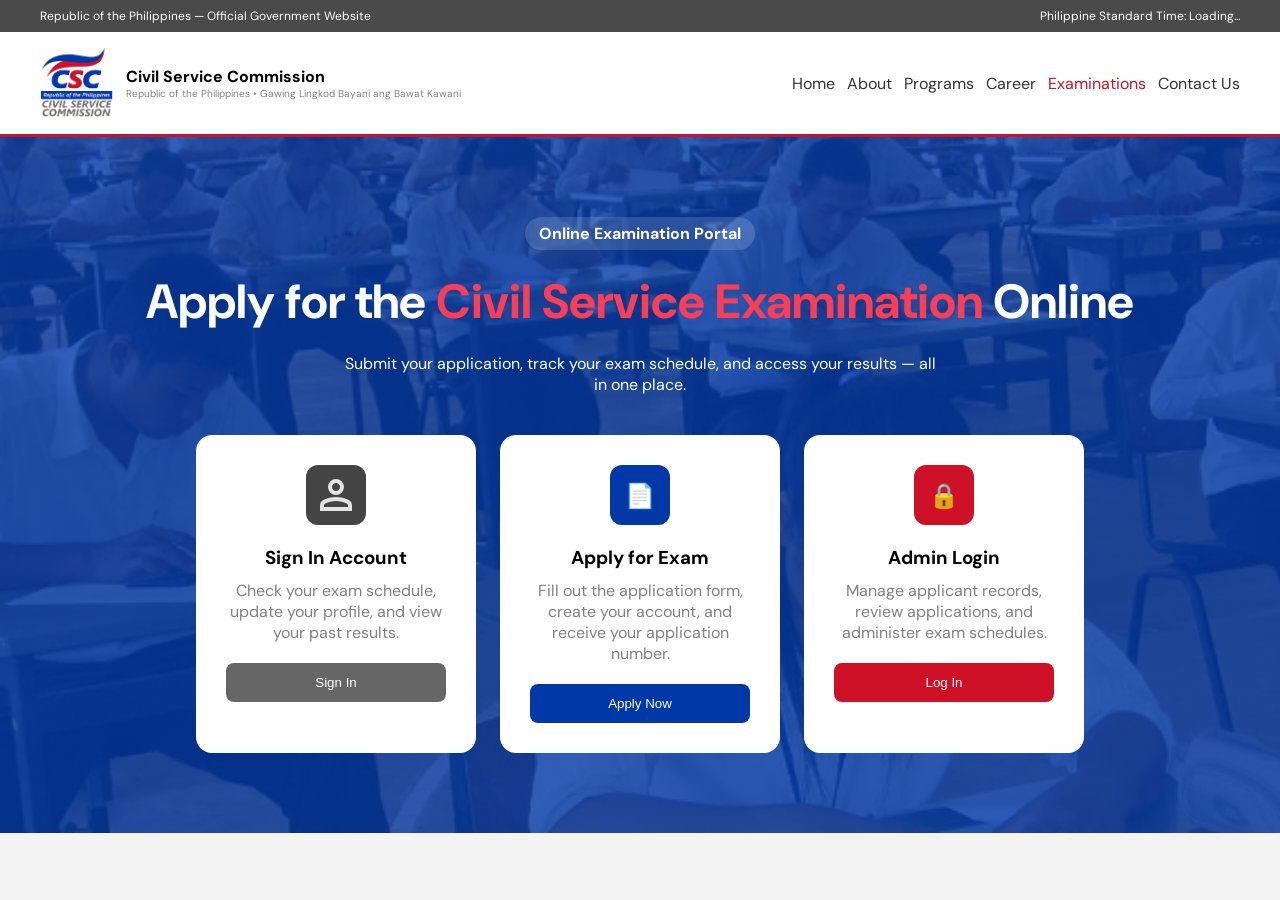
<file: CSCwebsite/index.html>
<!DOCTYPE html>
<html lang="en">
<head>
    <meta charset="UTF-8">
    <meta name="viewport" content="width=device-width, initial-scale=1.0">
    <title>CSC Online Examination Application</title>

    <link rel="stylesheet" href="css/style.css">

    <link href="https://fonts.googleapis.com/css2?family=Playfair+Display:wght@600;700&family=DM+Sans:wght@300;400;500;600&display=swap" rel="stylesheet">
</head>
<body>

    <!-- TOP BAR -->
    <div class="topbar">
        <span>Republic of the Philippines — Official Government Website</span>
        <span id="phTime">Philippine Standard Time: Loading...</span>
    </div>

    <!-- NAVIGATION -->
    <nav>
        <div class="nav-brand">

            <div class="csc-logo-box">
                <img src="images/csclogo.png" alt="CSC Logo">
            </div>

            <div class="brand-text">
                <h1>Civil Service Commission</h1>
                <p>Republic of the Philippines • Gawing Lingkod Bayani ang Bawat Kawani</p>
            </div>

        </div>

        <div class="nav-links">
            <a href="#">Home</a>
            <a href="#">About</a>
            <a href="#">Programs</a>
            <a href="#">Career</a>
            <a href="#" class="active">Examinations</a>
            <a href="#">Contact Us</a>
        </div>
    </nav>

    <!-- HERO -->
    <section class="hero">

        <div class="hero-badge">
            <b>Online Examination Portal</b>
        </div>

        <h2>
            Apply for the
            <span><b>Civil Service Examination</b></span>
            Online
        </h2>

        <p>
            Submit your application, track your exam schedule,
            and access your results — all in one place.
        </p>

        <div class="cards-row">

            <div class="card">
                <div class="card-icon navy">
                    <img src="images/usericon.svg" alt="Sign In Icon">
                </div>
                <h3>Sign In Account</h3>

                <p>
                    Check your exam schedule,
                    update your profile,
                    and view your past results.
                </p>

                <button class="card-btn primary">
                    Sign In
                </button>
            </div>

            <div class="card">
                <div class="card-icon blue">📄</div>

                <h3>Apply for Exam</h3>

                <p>
                    Fill out the application form,
                    create your account,
                    and receive your application number.
                </p>

                <button class="card-btn gold"
                        onclick="window.location.href='applicant/examdetails.html'">
                    Apply Now
                </button>
            </div>

            <div class="card">
                <div class="card-icon red">🔒</div>

                <h3>Admin Login</h3>

                <p>
                    Manage applicant records,
                    review applications,
                    and administer exam schedules.
                </p>

                <button class="card-btn outline">
                    Log In
                </button>
            </div>

        </div>

    </section>

    <script src="js/app.js"></script>

</body>
</html>
</file>
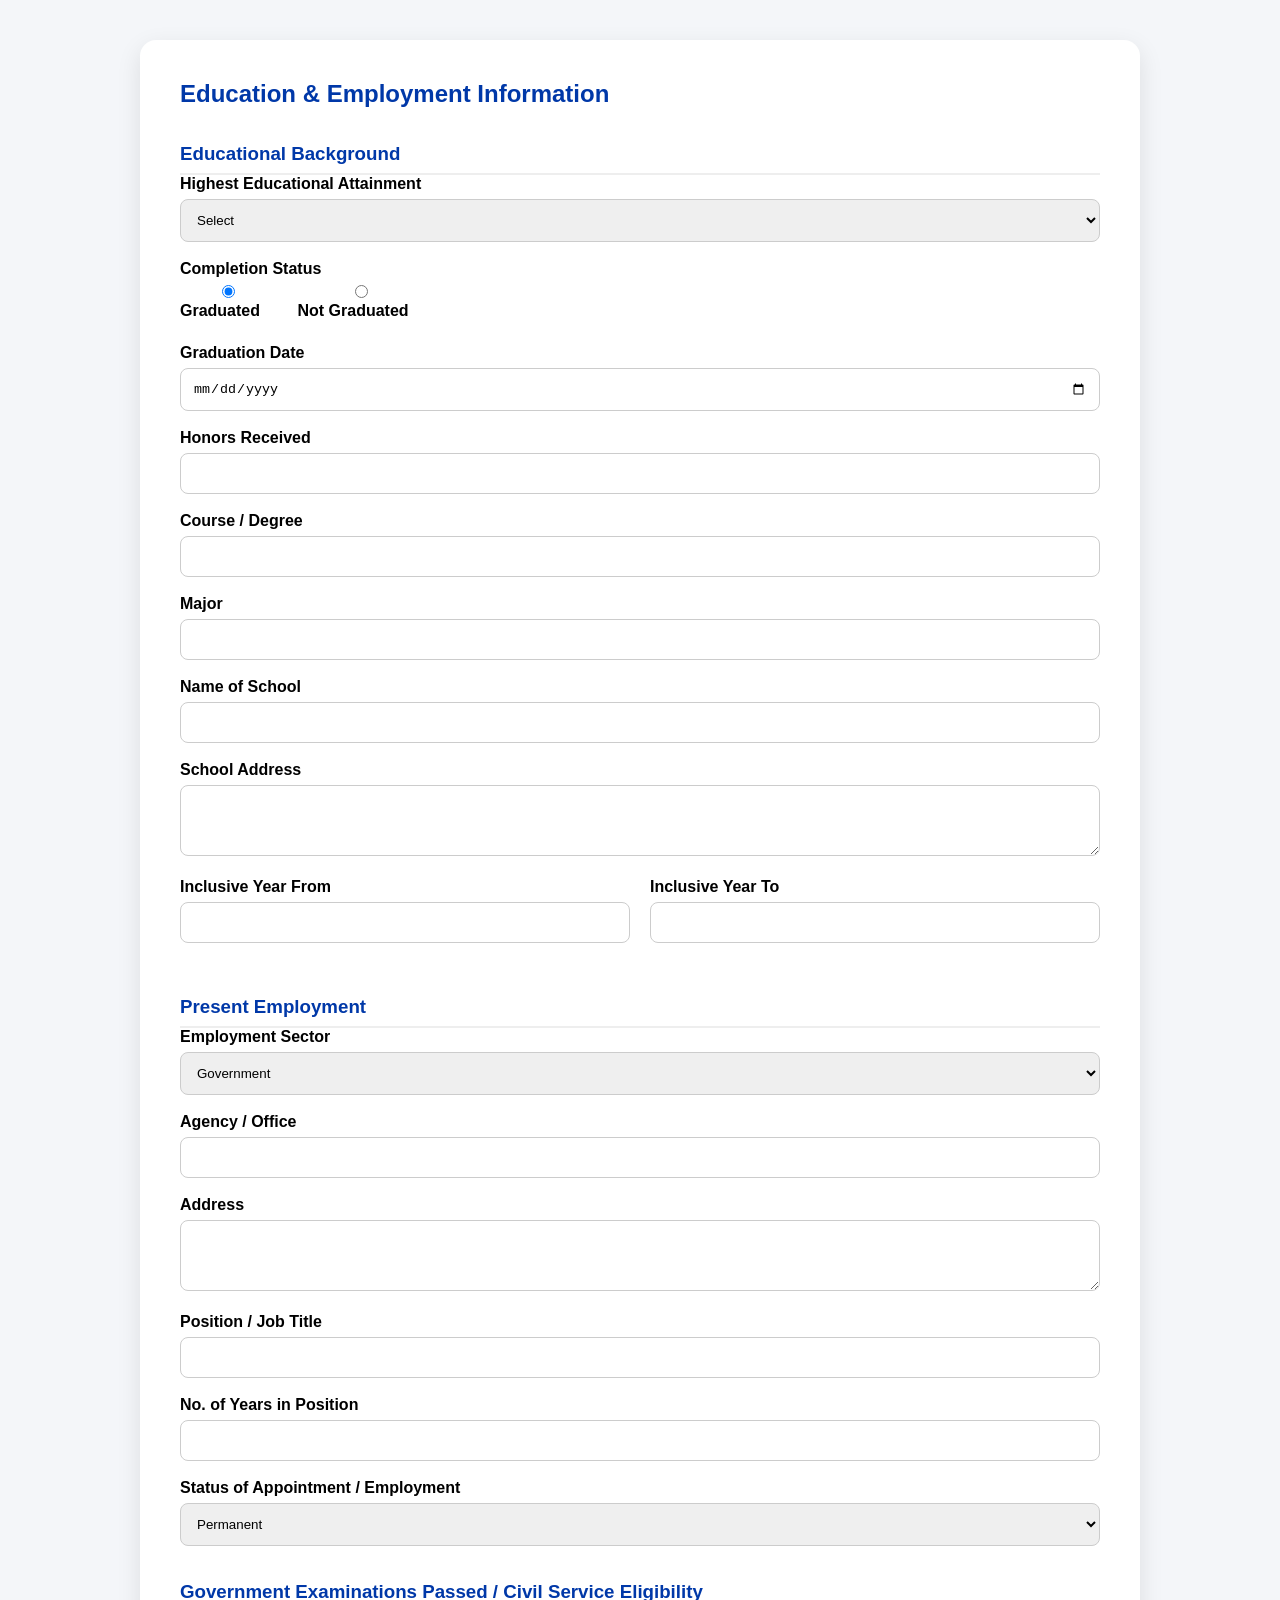
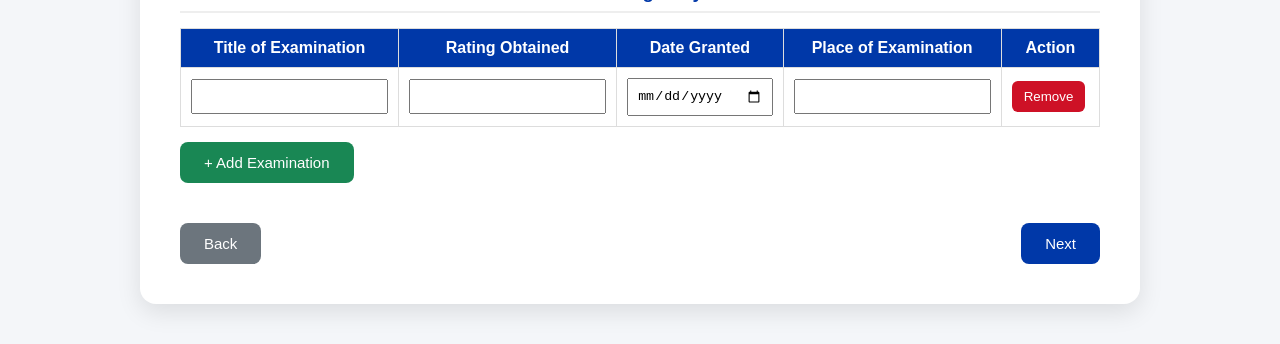
<file: CSCwebsite/applicant/educwork.html>
<!DOCTYPE html>
<html lang="en">
<head>
<meta charset="UTF-8">
<meta name="viewport" content="width=device-width, initial-scale=1.0">
<title>Education & Employment Information</title>

<link rel="stylesheet" href="../css/style.css">

<style>

body{
    background:#f4f6f9;
    font-family:Arial,sans-serif;
    margin:0;
    padding:40px 20px;
}

.form-container{
    max-width:1000px;
    margin:auto;
    background:white;
    padding:40px;
    border-radius:16px;
    box-shadow:0 8px 25px rgba(0,0,0,.1);
}

h2{
    color:#0038A8;
    margin-bottom:30px;
}

h3{
    margin-top:35px;
    color:#0038A8;
    border-bottom:2px solid #eee;
    padding-bottom:8px;
}

.form-group{
    margin-bottom:18px;
}

.form-group label{
    display:block;
    margin-bottom:6px;
    font-weight:600;
}

.form-group input,
.form-group select,
.form-group textarea{
    width:100%;
    padding:12px;
    border:1px solid #ccc;
    border-radius:8px;
    box-sizing:border-box;
}

.form-row{
    display:grid;
    grid-template-columns:1fr 1fr;
    gap:20px;
}

.radio-group{
    display:flex;
    gap:20px;
}

.button-row{
    display:flex;
    justify-content:space-between;
    margin-top:40px;
}

.btn{
    padding:12px 24px;
    border:none;
    border-radius:8px;
    cursor:pointer;
    color:white;
    font-size:15px;
}

.btn-back{
    background:#6c757d;
}

.btn-next{
    background:#0038A8;
}

.btn-add{
    background:#198754;
    margin-top:15px;
}

.hidden{
    display:none;
}

table{
    width:100%;
    border-collapse:collapse;
    margin-top:15px;
}

table th,
table td{
    border:1px solid #ddd;
    padding:10px;
}

table th{
    background:#0038A8;
    color:white;
}

table input{
    width:100%;
    padding:8px;
}

.remove-btn{
    background:#CE1126;
    color:white;
    border:none;
    padding:8px 12px;
    border-radius:6px;
    cursor:pointer;
}

</style>
</head>

<body>

<form class="form-container" id="educWorkForm">

<h2>Education & Employment Information</h2>

<h3>Educational Background</h3>

<div class="form-group">
    <label>Highest Educational Attainment</label>
    <select id="educationLevel" required>
        <option value="">Select</option>
        <option>High School</option>
        <option>Technical / Vocational</option>
        <option>College</option>
        <option>Postgraduate</option>
    </select>
</div>

<div class="form-group">
    <label>Completion Status</label>

    <div class="radio-group">

        <label>
            <input type="radio"
                   name="completion"
                   id="graduated"
                   checked>
            Graduated
        </label>

        <label>
            <input type="radio"
                   name="completion"
                   id="notGraduated">
            Not Graduated
        </label>

    </div>
</div>

<div id="graduatedSection">

    <div class="form-group">
        <label>Graduation Date</label>
        <input type="date" id="graduationDate">
    </div>

    <div class="form-group">
        <label>Honors Received</label>
        <input type="text" id="honorsReceived">
    </div>

</div>

<div id="notGraduatedSection" class="hidden">

    <div class="form-group">
        <label>Highest Year / Level / Units Earned</label>
        <input type="text" id="highestUnits">
    </div>

</div>

<div class="form-group">
    <label>Course / Degree</label>
    <input type="text" id="courseDegree">
</div>

<div class="form-group">
    <label>Major</label>
    <input type="text" id="major">
</div>

<div class="form-group">
    <label>Name of School</label>
    <input type="text" id="schoolName">
</div>

<div class="form-group">
    <label>School Address</label>
    <textarea rows="3" id="schoolAddress"></textarea>
</div>

<div class="form-row">

    <div class="form-group">
        <label>Inclusive Year From</label>
        <input type="number" id="yearFrom">
    </div>

    <div class="form-group">
        <label>Inclusive Year To</label>
        <input type="number" id="yearTo">
    </div>

</div>

<h3>Present Employment</h3>

<div class="form-group">
    <label>Employment Sector</label>

    <select id="employmentSector">

        <option>Government</option>
        <option>Private</option>
        <option>NGO</option>
        <option>Self-employed</option>
        <option>Unemployed</option>

    </select>
</div>

<div id="employmentFields">

    <div class="form-group">
        <label>Agency / Office</label>
        <input type="text" id="agencyOffice">
    </div>

    <div class="form-group">
        <label>Address</label>
        <textarea rows="3" id="employmentAddress"></textarea>
    </div>

    <div class="form-group">
        <label>Position / Job Title</label>
        <input type="text" id="jobTitle">
    </div>

    <div class="form-group">
        <label>No. of Years in Position</label>
        <input type="number" id="yearsInPosition">
    </div>

    <div class="form-group">
        <label>Status of Appointment / Employment</label>

        <select id="employmentStatus">
            <option>Permanent</option>
            <option>Temporary</option>
            <option>Contractual</option>
            <option>Casual</option>
            <option>Job Order</option>
            <option>Coterminous</option>
        </select>
    </div>

</div>

<h3>Government Examinations Passed / Civil Service Eligibility</h3>

<table id="examTable">

<thead>
<tr>
    <th>Title of Examination</th>
    <th>Rating Obtained</th>
    <th>Date Granted</th>
    <th>Place of Examination</th>
    <th>Action</th>
</tr>
</thead>

<tbody>

<tr>

<td><input type="text"></td>
<td><input type="text"></td>
<td><input type="date"></td>
<td><input type="text"></td>

<td>
<button type="button"
        class="remove-btn"
        onclick="removeRow(this)">
Remove
</button>
</td>

</tr>

</tbody>

</table>

<button type="button"
        class="btn btn-add"
        onclick="addExamRow()">
+ Add Examination
</button>

<div class="button-row">

<button
type="button"
class="btn btn-back"
onclick="window.location.href='personalinfo.html'">
Back
</button>

<button
type="submit"
class="btn btn-next">
Next
</button>

</div>

</form>

<script>

const graduated =
document.getElementById("graduated");

const notGraduated =
document.getElementById("notGraduated");

const graduatedSection =
document.getElementById("graduatedSection");

const notGraduatedSection =
document.getElementById("notGraduatedSection");

graduated.addEventListener("change",()=>{

    graduatedSection.classList.remove("hidden");
    notGraduatedSection.classList.add("hidden");

});

notGraduated.addEventListener("change",()=>{

    graduatedSection.classList.add("hidden");
    notGraduatedSection.classList.remove("hidden");

});

const employmentSector =
document.getElementById("employmentSector");

const employmentFields =
document.getElementById("employmentFields");

employmentSector.addEventListener("change",()=>{

    if(employmentSector.value==="Unemployed"){
        employmentFields.style.display="none";
    }
    else{
        employmentFields.style.display="block";
    }

});

function addExamRow(){

    const table =
    document.querySelector("#examTable tbody");

    const row =
    document.createElement("tr");

    row.innerHTML = `
        <td><input type="text"></td>
        <td><input type="text"></td>
        <td><input type="date"></td>
        <td><input type="text"></td>
        <td>
            <button type="button"
                    class="remove-btn"
                    onclick="removeRow(this)">
                Remove
            </button>
        </td>
    `;

    table.appendChild(row);
}

function removeRow(button){

    const rows =
        document.querySelectorAll("#examTable tbody tr");

    if(rows.length === 1){
        alert("At least one examination row must remain.");
        return;
    }

    button.parentElement.parentElement.remove();

}

document
.getElementById("educWorkForm")
.addEventListener("submit", function(e){

    e.preventDefault();

    localStorage.setItem(
        "education_level",
        document.getElementById("educationLevel").value
    );

    localStorage.setItem(
        "completion_status",
        graduated.checked
            ? "Graduated"
            : "Not Graduated"
    );

    localStorage.setItem(
        "graduation_date",
        document.getElementById("graduationDate").value
    );

    localStorage.setItem(
        "honors_received",
        document.getElementById("honorsReceived").value
    );

    localStorage.setItem(
        "highest_units",
        document.getElementById("highestUnits").value
    );

    localStorage.setItem(
        "course_degree",
        document.getElementById("courseDegree").value
    );

    localStorage.setItem(
        "major",
        document.getElementById("major").value
    );

    localStorage.setItem(
        "school_name",
        document.getElementById("schoolName").value
    );

    localStorage.setItem(
        "school_address",
        document.getElementById("schoolAddress").value
    );

    localStorage.setItem(
        "year_from",
        document.getElementById("yearFrom").value
    );

    localStorage.setItem(
        "year_to",
        document.getElementById("yearTo").value
    );

    localStorage.setItem(
        "employment_sector",
        document.getElementById("employmentSector").value
    );

    localStorage.setItem(
        "agency_office",
        document.getElementById("agencyOffice").value
    );

    localStorage.setItem(
        "employment_address",
        document.getElementById("employmentAddress").value
    );

    localStorage.setItem(
        "job_title",
        document.getElementById("jobTitle").value
    );

    localStorage.setItem(
        "years_in_position",
        document.getElementById("yearsInPosition").value
    );

    localStorage.setItem(
        "employment_status",
        document.getElementById("employmentStatus").value
    );

    const exams = [];

    document
        .querySelectorAll("#examTable tbody tr")
        .forEach(row => {

            const inputs =
                row.querySelectorAll("input");

            exams.push({
                title: inputs[0].value,
                rating: inputs[1].value,
                dateGranted: inputs[2].value,
                place: inputs[3].value
            });

        });

    localStorage.setItem(
        "passed_exams",
        JSON.stringify(exams)
    );

    window.location.href = "review.html";

});

</script>

</body>
</html>
</file>
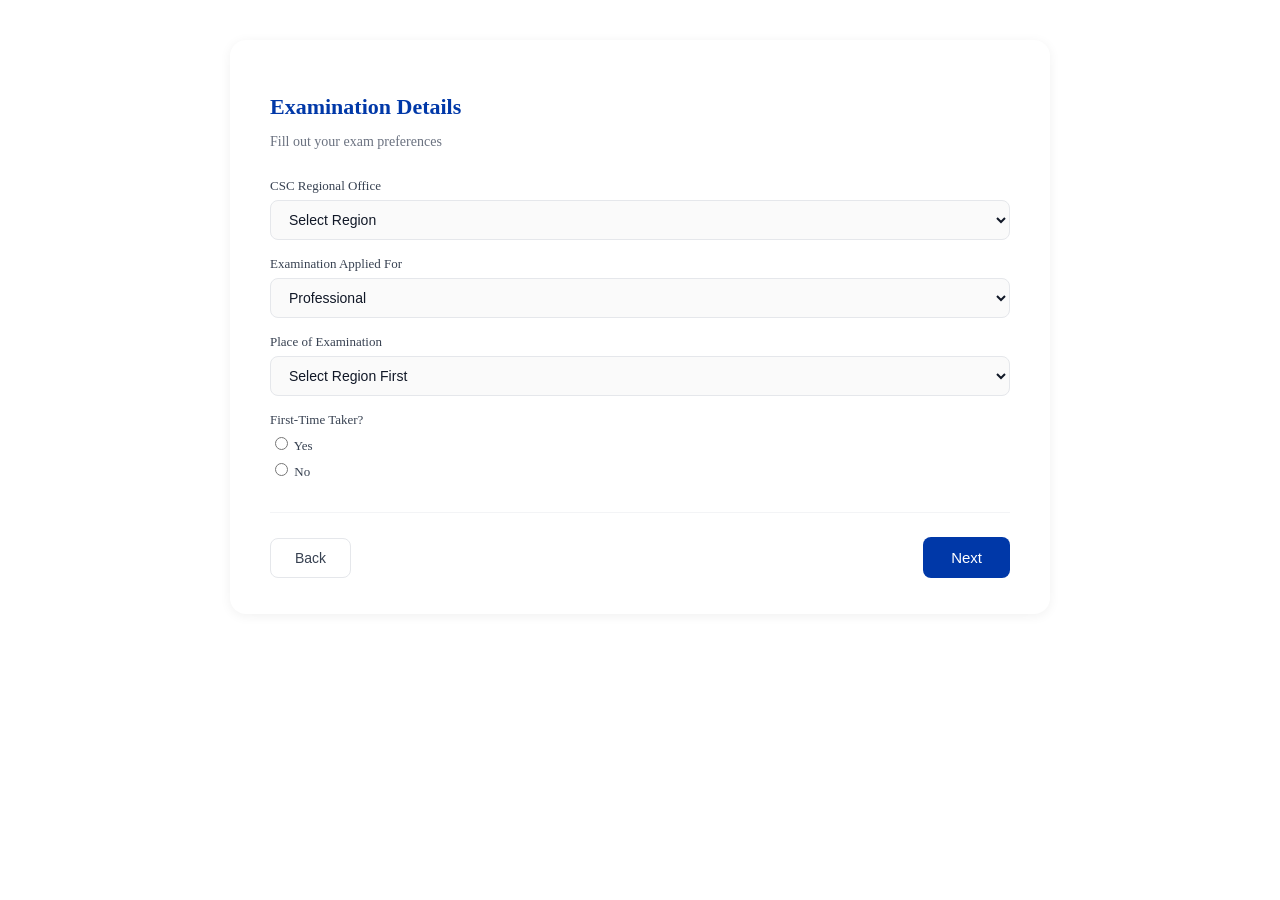
<file: CSCwebsite/applicant/examdetails.html>
<!DOCTYPE html>
<html lang="en">
<head>
    <meta charset="UTF-8">
    <title>Examination Details</title>

    <link rel="stylesheet" href="../css/form.css">
</head>

<body>

<div class="form-page">

    <div class="form-card">

        <h2>Examination Details</h2>
        <p class="form-subtitle">Fill out your exam preferences</p>

        <div class="form-group">
            <label>CSC Regional Office</label>
            <select id="region">
                <option value="">Select Region</option>
                <option value="NCR">NCR</option>
                <option value="CAR">CAR</option>
                <option value="Region I">Region I</option>
                <option value="Region II">Region II</option>
                <option value="Region III">Region III</option>
                <option value="Region IV-A / IV-B">Region IV-A / IV-B</option>
                <option value="Region V">Region V</option>
                <option value="Region VI">Region VI</option>
                <option value="Region VII">Region VII</option>
                <option value="Region VIII">Region VIII</option>
                <option value="Region IX">Region IX</option>
                <option value="Region X">Region X</option>
                <option value="Region XI">Region XI</option>
                <option value="Region XII">Region XII</option>
                <option value="Caraga">Caraga</option>
                <option value="BARMM">BARMM</option>
            </select>
        </div>

        <div class="form-group">
                <label>Examination Applied For</label>
                <select id="examType">
                <option>Professional</option>
                <option>Subprofessional</option>
            </select>
        </div>

        <div class="form-group">
            <label>Place of Examination</label>
            <select id="examPlace">
                <option value="">Select Region First</option>
            </select>
        </div>

        <div class="form-group">
            <label>First-Time Taker?</label>

            <label><input type="radio" id="firstTimeYes" name="taker"> Yes</label>
            <label><input type="radio" id="firstTimeNo" name="taker"> No</label>
        </div>

        <div class="form-group" id="lastExam" style="display:none;">
            <label>Date of Last Examination Taken</label>
            <input type="date" id="lastExamDate">
        </div>

        <div class="form-actions">
            <a class="btn-back" href="../index.html">Back</a>

            <button
                type="button"
                class="btn-next"
                id="nextBtn"
                onclick="window.location.href='personalinfo.html'">
                Next
            </button>
        </div>

    </div>

</div>

<script>
const examCenters = {
    "NCR": ["Quezon City","Makati City","Pasay City","Taguig City","Manila","Caloocan City"],
    "CAR": ["Baguio City","La Trinidad","Bangued","Tabuk City","Bontoc","Lamut"],
    "Region I": ["San Fernando City","Vigan City","Candon City","Laoag City","Urdaneta City","Lingayen"],
    "Region II": ["Tuguegarao City","Cauayan City","Bayombong","Diffun"],
    "Region III": ["City of San Fernando","Malolos City","Cabanatuan City","Balanga City","Baler","Tarlac City"],
    "Region IV-A / IV-B": ["Imus City","Sta. Cruz","Batangas City","Morong","Lucena City","Puerto Princesa City"],
    "Region V": ["Legazpi City","Daet","Naga City","Pili","Sorsogon City","Virac"],
    "Region VI": ["Iloilo City","Bacolod City","Roxas City","Kalibo","San Jose","Jordan"],
    "Region VII": ["Cebu City","Lapu-Lapu City","Dumaguete City","Bayawan City","Tagbilaran City","Larena"],
    "Region VIII": ["Tacloban City","Maasin City","Catbalogan City","Borongan City","Catarman","Naval"],
    "Region IX": ["Zamboanga City","Pagadian City","Dipolog City"],
    "Region X": ["Cagayan de Oro City","Iligan City","Valencia City","Mambajao"],
    "Region XI": ["Davao City","Digos City","Tagum City","Mati City","Nabunturan"],
    "Region XII": ["Koronadal City","General Santos City","Kidapawan City","Tacurong City"],
    "Caraga": ["Butuan City","Cabadbaran City","Surigao City","Tandag City"],
    "BARMM": ["Cotabato City","Jolo","Bongao"]
};

/* ---------------------------
   ELEMENTS
---------------------------- */
const region = document.getElementById("region");
const examType = document.getElementById("examType");
const examPlace = document.getElementById("examPlace");

const firstYes = document.getElementById("firstTimeYes");
const firstNo = document.getElementById("firstTimeNo");
const lastExam = document.getElementById("lastExam");
const lastExamDate = document.getElementById("lastExamDate");

const nextBtn = document.getElementById("nextBtn");

/* ---------------------------
   REGION → CITY DROPDOWN
---------------------------- */
region.addEventListener("change", function () {

    examPlace.innerHTML =
        '<option value="">Select Place of Examination</option>';

    if (!this.value) return;

    examCenters[this.value].forEach(city => {
        const opt = document.createElement("option");
        opt.value = city;
        opt.textContent = city;
        examPlace.appendChild(opt);
    });
});

/* ---------------------------
   FIRST TIME TOGGLER
---------------------------- */
firstYes.addEventListener("change", () => {
    lastExam.style.display = "none";
    lastExamDate.value = "";
});

firstNo.addEventListener("change", () => {
    lastExam.style.display = "block";
});

/* ---------------------------
   NEXT BUTTON + SAVE DATA
---------------------------- */
nextBtn.addEventListener("click", () => {

    const firstTaker =
        document.querySelector('input[name="taker"]:checked');

    const examData = {
        region: region.value,
        examType: examType.value,
        examPlace: examPlace.value,
        firstTaker: firstTaker ? firstTaker.value : "",
        lastExamDate: lastExamDate.value
    };

    localStorage.setItem("examData", JSON.stringify(examData));

    window.location.href = "personalinfo.html";
});
</script>

</body>
</html>
</file>
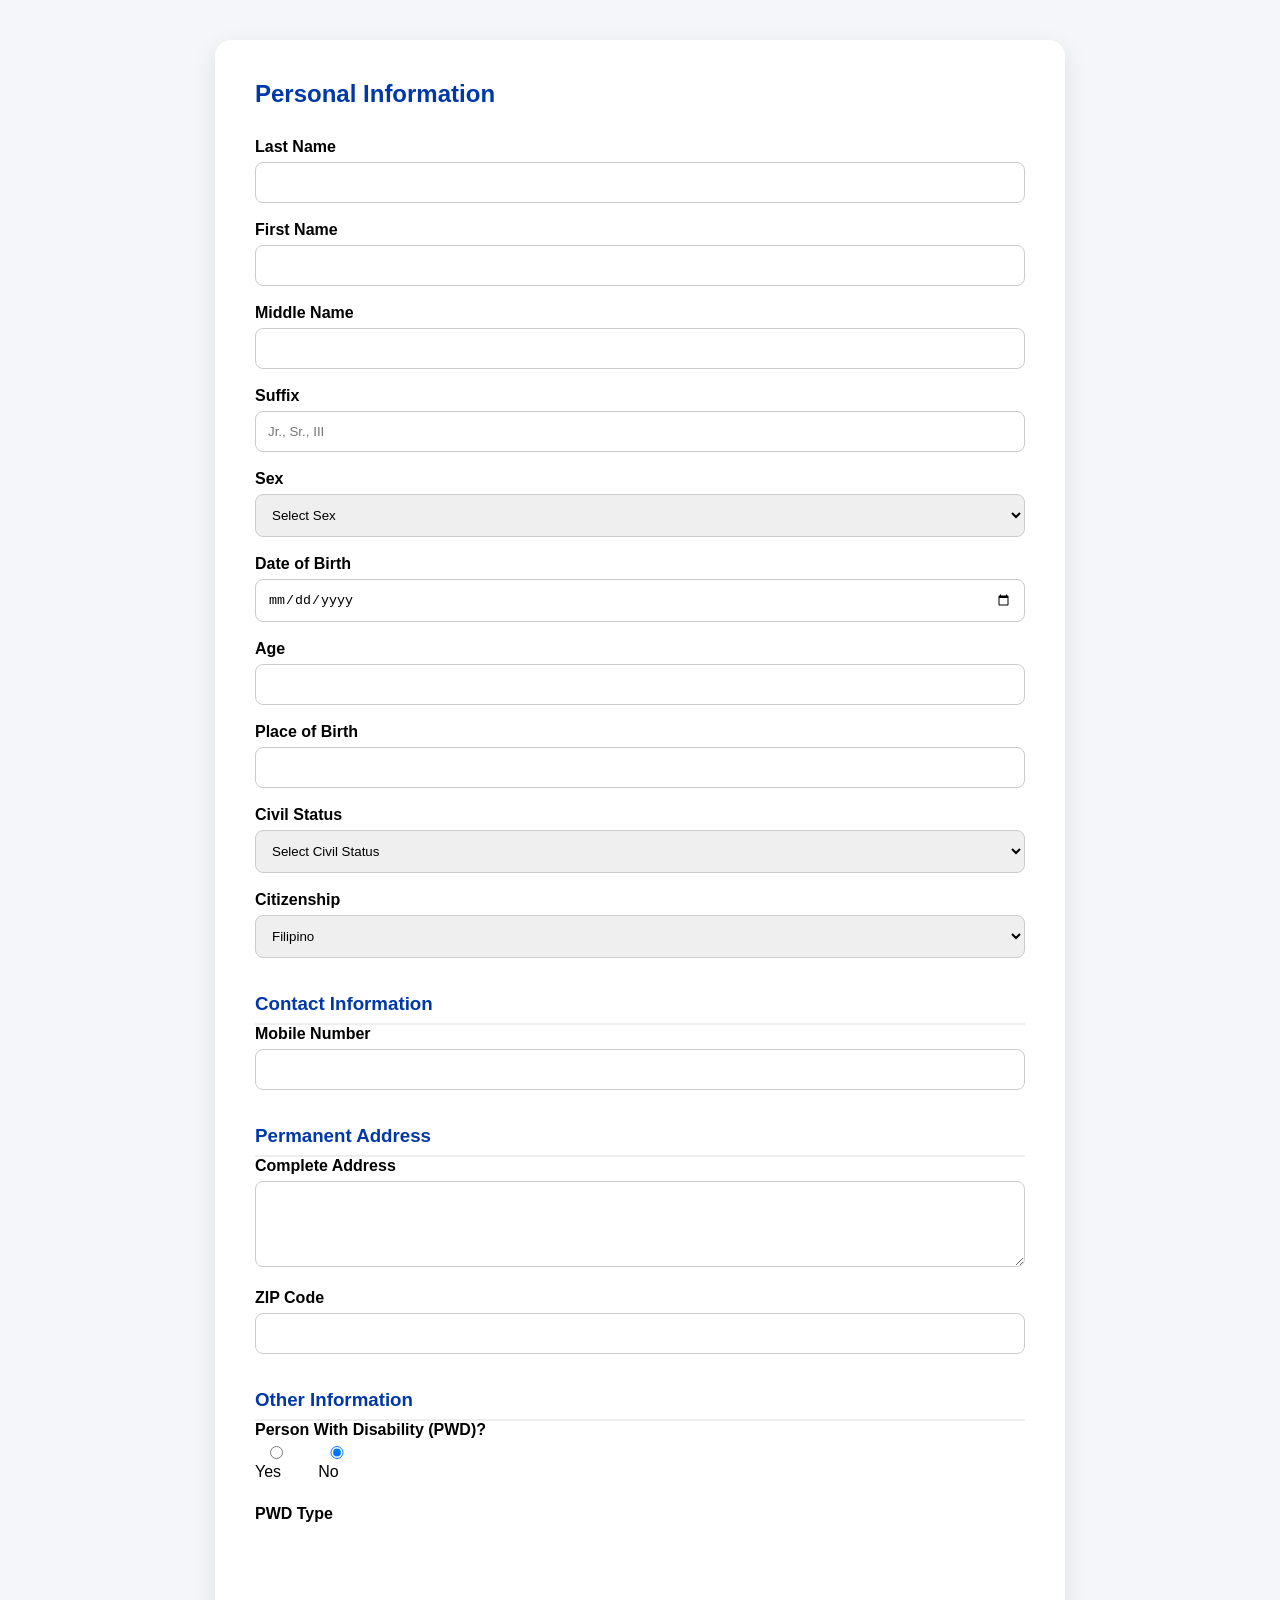
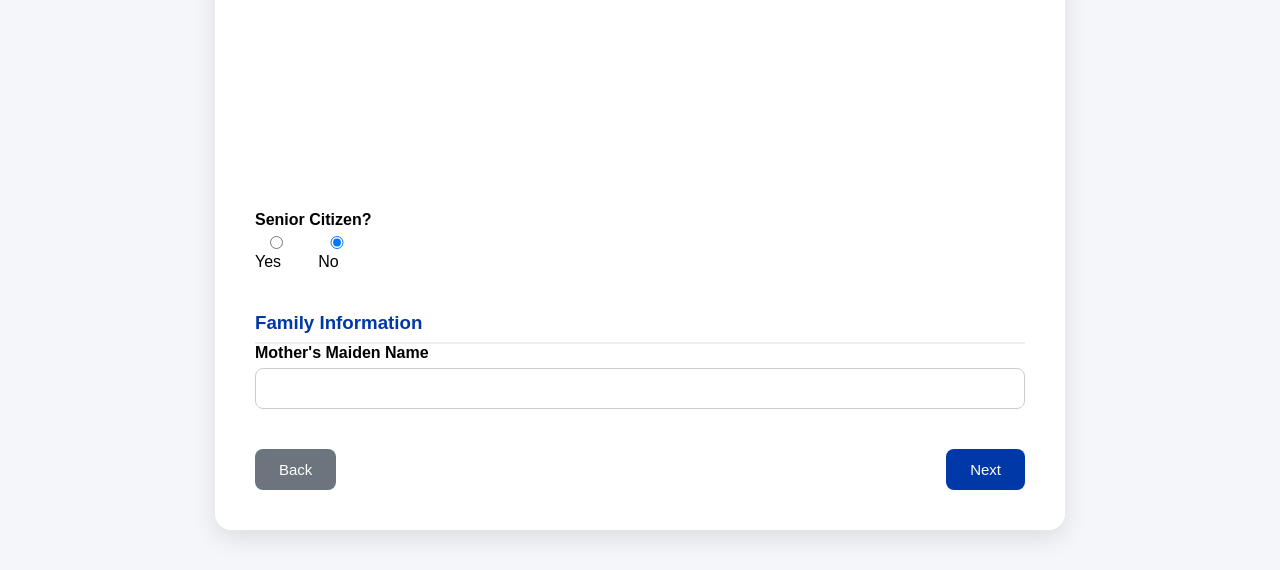
<file: CSCwebsite/applicant/personalinfo.html>
<!DOCTYPE html>
<html lang="en">
<head>
    <meta charset="UTF-8">
    <meta name="viewport" content="width=device-width, initial-scale=1.0">
    <title>Personal Information</title>

    <link rel="stylesheet" href="../css/style.css">

    <style>

        body{
            background:#f4f6f9;
            font-family:Arial, sans-serif;
            margin:0;
            padding:40px 20px;
        }

        .form-container{
            max-width:850px;
            margin:auto;
            background:white;
            padding:40px;
            border-radius:16px;
            box-shadow:0 8px 25px rgba(0,0,0,.1);
        }

        h2{
            color:#0038A8;
            margin-bottom:30px;
        }

        h3{
            margin-top:35px;
            color:#0038A8;
            border-bottom:2px solid #eee;
            padding-bottom:8px;
        }

        .form-group{
            margin-bottom:18px;
        }

        .form-group label{
            display:block;
            margin-bottom:6px;
            font-weight:600;
        }
        

.otherPwd{
    margin-top:8px;
}

        .form-group input,
        .form-group select,
        .form-group textarea{
            width:100%;
            padding:12px;
            border:1px solid #ccc;
            border-radius:8px;
            box-sizing:border-box;
        }

        .radio-group{
            display:flex;
            gap:20px;
            margin-top:5px;
        }

        .radio-group label{
            font-weight:normal;
        }

        .button-row{
            display:flex;
            justify-content:space-between;
            margin-top:40px;
        }

        .btn{
            padding:12px 24px;
            border:none;
            border-radius:8px;
            cursor:pointer;
            color:white;
            font-size:15px;
        }

        #pwdSection label{
        display:block;
        margin-bottom:8px;
        font-weight:normal;
        }

        #pwdSection input[type="checkbox"]{
        width:auto;
        margin-right:8px;
        }

        .btn-back{
            background:#6c757d;
        }

        .btn-next{
            background:#0038A8;
        }

    </style>
</head>
<body>

<form class="form-container" id="personalInfoForm">

    <h2>Personal Information</h2>

    <div class="form-group">
        <label>Last Name</label>
        <input type="text" id="lastName" required>
    </div>

    <div class="form-group">
        <label>First Name</label>
        <input type="text" id="firstName" required>
    </div>

    <div class="form-group">
        <label>Middle Name</label>
        <input type="text" id="middleName">
    </div>

    <div class="form-group">
        <label>Suffix</label>
        <input type="text" id="suffix" placeholder="Jr., Sr., III">
    </div>

    <div class="form-group">
        <label>Sex</label>
        <select id="sex" required>
            <option value="">Select Sex</option>
            <option>Male</option>
            <option>Female</option>
        </select>
    </div>

    <div class="form-group">
        <label>Date of Birth</label>
        <input type="date" id="birthDate" required>
    </div>

    <div class="form-group">
        <label>Age</label>
        <input type="number" id="age" readonly>
    </div>

    <div class="form-group">
        <label>Place of Birth</label>
        <input type="text" id="placeOfBirth" required>
    </div>

    <div class="form-group">
        <label>Civil Status</label>
        <select id="civilStatus" required>
            <option value="">Select Civil Status</option>
            <option>Single</option>
            <option>Married</option>
            <option>Widowed</option>
            <option>Separated</option>
        </select>
    </div>

    <div class="form-group">
        <label>Citizenship</label>
        <select id="citizenship">
            <option>Filipino</option>
            <option>Dual Citizen</option>
            <option>Other</option>
        </select>
    </div>

    <h3>Contact Information</h3>

    <div class="form-group">
        <label>Mobile Number</label>
        <input type="tel" id="mobileNumber" required>
    </div>

    <h3>Permanent Address</h3>

    <div class="form-group">
        <label>Complete Address</label>
        <textarea id="address" rows="4" required></textarea>
    </div>

    <div class="form-group">
        <label>ZIP Code</label>
        <input type="text" id="zipCode" required>
    </div>

    <h3>Other Information</h3>

    <div class="form-group">
        <label>Person With Disability (PWD)?</label>

        <div class="radio-group">
            <label>
                <input type="radio" name="pwd" id="pwdYes" value="Yes">
                Yes
            </label>

            <label>
                <input type="radio" name="pwd" id="pwdNo" value="No" checked>
                No
            </label>
        </div>
    </div>

    <div class="form-group">
    <label>PWD Type</label>

    <div id="pwdSection" style="opacity:.5; pointer-events:none;">

        <label>
            <input type="checkbox" class="pwd-checkbox" value="Orthopedic Disability">
            Orthopedic Disability
        </label>

        <label>
            <input type="checkbox" class="pwd-checkbox" value="Visual Disability">
            Visual Disability
        </label>

        <label>
            <input type="checkbox" class="pwd-checkbox" value="Hearing Disability">
            Hearing Disability
        </label>

        <label>
            <input type="checkbox" class="pwd-checkbox" value="Speech Impairment">
            Speech Impairment
        </label>

        




        <br><br>

        <div id="otherPwdContainer">

            <label>Other Disability Type</label>

            <input
                type="text"
                class="otherPwd"
                placeholder="Specify disability">

        </div>

        <br>

        <button
            type="button"
            id="addOtherPwd"
            style="
                background:#0038A8;
                color:white;
                border:none;
                padding:8px 14px;
                border-radius:6px;
                cursor:pointer;">
            + Add Another Other Type
        </button>

    </div>

    </div>

    <div class="form-group">
        <label>Senior Citizen?</label>

        <div class="radio-group">
            <label>
                <input type="radio" name="senior" value="yes">
                Yes
            </label>

            <label>
                <input type="radio" name="senior" value="no" checked>
                No
            </label>
        </div>
    </div>

    <h3>Family Information</h3>

    <div class="form-group">
        <label>Mother's Maiden Name</label>
        <input type="text" id="motherMaidenName" required>
    </div>

    <div class="button-row">

        <button
            type="button"
            class="btn btn-back"
            onclick="history.back()">
            Back
        </button>

        <button
            type="submit"
            class="btn btn-next">
            Next
        </button>

    </div>

</form>

<script>

const birthDate = document.getElementById("birthDate");
const age = document.getElementById("age");

birthDate.addEventListener("change", () => {

    const dob = new Date(birthDate.value);
    const today = new Date();

    let years =
        today.getFullYear() -
        dob.getFullYear();

    const monthDiff =
        today.getMonth() -
        dob.getMonth();

    if (
        monthDiff < 0 ||
        (
            monthDiff === 0 &&
            today.getDate() < dob.getDate()
        )
    ){
        years--;
    }

    age.value = years;
});

const pwdYes =
    document.getElementById("pwdYes");

const pwdNo =
    document.getElementById("pwdNo");

const pwdSection =
    document.getElementById("pwdSection");

pwdYes.addEventListener("change", () => {

    pwdSection.style.opacity = "1";
    pwdSection.style.pointerEvents = "auto";

});

pwdNo.addEventListener("change", () => {

    pwdSection.style.opacity = ".5";
    pwdSection.style.pointerEvents = "none";

    document
        .querySelectorAll(".pwd-checkbox")
        .forEach(cb => cb.checked = false);

    document
        .querySelectorAll(".otherPwd")
        .forEach((box, index) => {

            if(index === 0){
                box.value = "";
            }else{
                box.remove();
            }

        });
    

});

const addOtherPwd =
    document.getElementById("addOtherPwd");

const otherPwdContainer =
    document.getElementById("otherPwdContainer");

addOtherPwd.addEventListener("click", () => {

    const input =
        document.createElement("input");

    input.type = "text";
    input.className = "otherPwd";
    input.placeholder = "Specify disability";

    otherPwdContainer.appendChild(input);

});

document
.getElementById("personalInfoForm")
.addEventListener("submit", function(e){

    e.preventDefault();

    localStorage.setItem(
        "last_name",
        document.getElementById("lastName").value
    );

    localStorage.setItem(
        "first_name",
        document.getElementById("firstName").value
    );

    localStorage.setItem(
        "middle_name",
        document.getElementById("middleName").value
    );

    localStorage.setItem(
        "suffix",
        document.getElementById("suffix").value
    );

    localStorage.setItem(
        "sex",
        document.getElementById("sex").value
    );

    localStorage.setItem(
        "birth_date",
        document.getElementById("birthDate").value
    );

    localStorage.setItem(
        "age",
        document.getElementById("age").value
    );

    localStorage.setItem(
        "place_of_birth",
        document.getElementById("placeOfBirth").value
    );

    localStorage.setItem(
        "civil_status",
        document.getElementById("civilStatus").value
    );

    localStorage.setItem(
        "citizenship",
        document.getElementById("citizenship").value
    );

    localStorage.setItem(
        "mobile_number",
        document.getElementById("mobileNumber").value
    );

    localStorage.setItem(
        "address",
        document.getElementById("address").value
    );

    localStorage.setItem(
        "zip_code",
        document.getElementById("zipCode").value
    );

    localStorage.setItem(
        "mother_maiden_name",
        document.getElementById("motherMaidenName").value
    );

    localStorage.setItem(
        "pwd",
        pwdYes.checked ? "Yes" : "No"
    );

    localStorage.setItem(
        "senior_citizen",
        document.querySelector('input[name="senior"]:checked').value
    );

    const pwdTypes = [];

    document
        .querySelectorAll(".pwd-checkbox:checked")
        .forEach(cb => {
            pwdTypes.push(cb.value);
        });

    document
        .querySelectorAll(".otherPwd")
        .forEach(box => {

            if(box.value.trim() !== ""){
                pwdTypes.push(box.value.trim());
            }

        });

    localStorage.setItem(
        "pwd_types",
        JSON.stringify(pwdTypes)
    );

    window.location.href = "educwork.html";

});

</script>

</body>
</html>
</file>
<file: CSCwebsite/css/style.css>
:root{
    --blue:#0038A8;
    --red:#CE1126;
    --white:#FFFFFF;
    --gray:#6B7280;
    --off-white:#F4F4F4;
    --navy:#333333;
}

*{
    margin:0;
    padding:0;
    box-sizing:border-box;
}

body{
    font-family:'DM Sans',sans-serif;
    background:var(--off-white);
}

/* TOP BAR */

.topbar{
    background:#4a4a4a;
    color:white;
    padding:8px 40px;
    display:flex;
    justify-content:space-between;
    font-size:12px;
}

/* NAVBAR */

nav{
    background:white;
    padding:16px 40px;
    display:flex;
    justify-content:space-between;
    align-items:center;
    border-bottom:3px solid var(--red);
}

.nav-brand{
    display:flex;
    align-items:center;
    gap:12px;
}

.csc-logo-box {
    display: flex;
    align-items: center;
    justify-content: center;
}

.csc-logo-box img {
    height: 70px;
    width: auto;
}

.logo-flag{
    display:flex;
    gap:2px;
}

.flag-stripe{
    width:8px;
    height:10px;
}

.blue{
    background:#0038A8;
}

.red{
    background:#CE1126;
}

.white{
    background:white;
    border:1px solid #ddd;
}

.logo-text-csc{
    color:#0038A8;
    font-weight:bold;
}

.brand-text h1{
    font-size:16px;
}

.brand-text p{
    font-size:10px;
    color:gray;
}

.nav-links{
    display:flex;
    gap:12px;
}

.nav-links a{
    text-decoration:none;
    color:#333;
}

.nav-links .active{
    color:var(--red);
}

/* HERO */

.hero {
    position: relative;
    overflow: hidden;
    color: white;
    padding: 80px 40px 100px;

    background-image:
        linear-gradient(
            rgba(0,56,168,0.80),
            rgba(0,56,168,0.80)
        ),
        url("../images/bg.png");

    background-size: cover;
    background-position: center;
    background-repeat: no-repeat;

    color:white;
    text-align:center;
    padding:80px 40px;
}

.hero-badge{
    display:inline-block;
    padding:6px 14px;
    border-radius:20px;
    background:rgba(255,255,255,0.15);
    margin-bottom:20px;
}

.hero h2{
    font-size:48px;
    margin-bottom:20px;
}

.hero h2 span{
    color:#fc3d53;
}

.hero p{
    max-width:600px;
    margin:auto;
    margin-bottom:40px;
}

/* CARDS */

.cards-row{
    display:flex;
    justify-content:center;
    gap:24px;
    flex-wrap:wrap;
}

.card{
    background:white;
    color:black;
    width:280px;
    padding:30px;
    border-radius:16px;
}

.card-icon{
    width:60px;
    height:60px;
    margin:auto;
    border-radius:12px;
    display:flex;
    align-items:center;
    justify-content:center;
    color:white;
    font-size:24px;
}

.card-icon img{
    width:48px;
    height:48px;
    object-fit:contain;
}

.card-icon.navy{
    background:#444;
}

.card-icon.blue{
    background:#0038A8;
}

.card-icon.red{
    background:#CE1126;
}

.card h3{
    margin:20px 0 10px;
}

.card p{
    color:gray;
    margin-bottom:20px;
}

.card-btn{
    width:100%;
    border:none;
    padding:12px;
    border-radius:8px;
    cursor:pointer;
    color:white;
}

.primary{
    background:#666;
}

.gold{
    background:#0038A8;
}

.outline{
    background:#CE1126;
}
</file>
<file: CSCwebsite/css/form.css>
/* ============================================
   FORM PAGES — shared styles for all steps
   ============================================ */

.form-page {
    max-width: 820px;
    margin: 40px auto;
    padding: 0 20px 60px;
}

/* Progress Bar */
.progress-bar {
    display: flex;
    align-items: center;
    justify-content: center;
    margin-bottom: 32px;
    gap: 0;
}

.progress-step {
    display: flex;
    flex-direction: column;
    align-items: center;
    gap: 6px;
}

.progress-step span {
    font-size: 12px;
    color: #9ca3af;
    white-space: nowrap;
}

.progress-step.active span {
    color: #0038A8;
    font-weight: 600;
}

.progress-step.done span {
    color: #16a34a;
}

.step-circle {
    width: 36px;
    height: 36px;
    border-radius: 50%;
    background: #e5e7eb;
    color: #9ca3af;
    display: flex;
    align-items: center;
    justify-content: center;
    font-weight: 600;
    font-size: 14px;
}

.progress-step.active .step-circle {
    background: #0038A8;
    color: white;
}

.progress-step.done .step-circle {
    background: #16a34a;
    color: white;
}

.progress-line {
    width: 80px;
    height: 3px;
    background: #e5e7eb;
    margin: 0 8px;
    margin-bottom: 22px;
}

.progress-line.filled {
    background: #16a34a;
}

/* Form Card */
.form-card {
    background: white;
    border-radius: 16px;
    padding: 36px 40px;
    box-shadow: 0 2px 12px rgba(0,0,0,0.06);
}

.form-card h2 {
    font-size: 22px;
    color: #0038A8;
    margin-bottom: 6px;
}

.form-subtitle {
    color: #6b7280;
    font-size: 14px;
    margin-bottom: 28px;
}

.form-section-label {
    font-size: 12px;
    font-weight: 600;
    text-transform: uppercase;
    letter-spacing: 0.06em;
    color: #9ca3af;
    margin: 24px 0 12px;
    padding-bottom: 6px;
    border-bottom: 1px solid #f3f4f6;
}

/* Form fields */
.form-group {
    display: flex;
    flex-direction: column;
    gap: 6px;
    margin-bottom: 16px;
}

.form-group label {
    font-size: 13px;
    font-weight: 500;
    color: #374151;
}

.required {
    color: #CE1126;
}

.form-group input,
.form-group select,
.form-group textarea {
    padding: 10px 14px;
    border: 1.5px solid #e5e7eb;
    border-radius: 8px;
    font-family: 'DM Sans', sans-serif;
    font-size: 14px;
    color: #111827;
    background: #fafafa;
    transition: border-color 0.2s;
    outline: none;
}

.form-group input:focus,
.form-group select:focus,
.form-group textarea:focus {
    border-color: #0038A8;
    background: white;
}

.form-group textarea {
    resize: vertical;
}

/* Two-column row */
.form-row {
    display: grid;
    grid-template-columns: 1fr 1fr;
    gap: 16px;
}

.form-row.three-col {
    grid-template-columns: 1fr 1fr 1fr;
}

.form-row.four-col {
    grid-template-columns: 1fr 1fr 1fr 0.5fr;
}

/* Buttons */
.form-actions {
    display: flex;
    justify-content: space-between;
    align-items: center;
    margin-top: 32px;
    padding-top: 24px;
    border-top: 1px solid #f3f4f6;
}

.btn-next, .btn-submit {
    background: #0038A8;
    color: white;
    border: none;
    padding: 12px 28px;
    border-radius: 8px;
    font-size: 15px;
    font-family: 'DM Sans', sans-serif;
    cursor: pointer;
    font-weight: 500;
    transition: background 0.2s;
}

.btn-next:hover, .btn-submit:hover {
    background: #002d8a;
}

.btn-submit {
    background: #CE1126;
}

.btn-submit:hover {
    background: #a80e1f;
}

.btn-submit:disabled {
    background: #9ca3af;
    cursor: not-allowed;
}

.btn-back {
    background: none;
    border: 1.5px solid #e5e7eb;
    color: #374151;
    padding: 11px 24px;
    border-radius: 8px;
    font-size: 14px;
    font-family: 'DM Sans', sans-serif;
    cursor: pointer;
    text-decoration: none;
    transition: border-color 0.2s;
}

.btn-back:hover {
    border-color: #9ca3af;
}

/* Review Page */
.review-section {
    border: 1.5px solid #e5e7eb;
    border-radius: 10px;
    margin-bottom: 20px;
    overflow: hidden;
}

.review-section-header {
    background: #f9fafb;
    padding: 12px 18px;
    display: flex;
    justify-content: space-between;
    align-items: center;
    font-weight: 600;
    font-size: 14px;
    color: #374151;
    border-bottom: 1px solid #e5e7eb;
}

.edit-link {
    color: #0038A8;
    font-size: 13px;
    font-weight: 400;
    text-decoration: none;
}

.edit-link:hover {
    text-decoration: underline;
}

.review-grid {
    display: grid;
    grid-template-columns: 1fr 1fr;
    gap: 0;
    padding: 4px 0;
}

.review-item {
    display: flex;
    flex-direction: column;
    gap: 2px;
    padding: 10px 18px;
}

.review-item.full-width {
    grid-column: 1 / -1;
}

.review-label {
    font-size: 11px;
    color: #9ca3af;
    text-transform: uppercase;
    letter-spacing: 0.05em;
}

.review-value {
    font-size: 14px;
    color: #111827;
    font-weight: 500;
}

/* Error message */
.error-msg {
    background: #fef2f2;
    color: #b91c1c;
    border: 1px solid #fca5a5;
    padding: 12px 16px;
    border-radius: 8px;
    font-size: 14px;
    margin-top: 16px;
}

/* Success Page */
.success-card {
    background: white;
    border-radius: 16px;
    padding: 60px 40px;
    box-shadow: 0 2px 12px rgba(0,0,0,0.06);
    text-align: center;
}

.success-icon {
    width: 72px;
    height: 72px;
    background: #16a34a;
    border-radius: 50%;
    color: white;
    font-size: 36px;
    display: flex;
    align-items: center;
    justify-content: center;
    margin: 0 auto 24px;
}

.success-card h2 {
    font-size: 28px;
    color: #111827;
    margin-bottom: 12px;
}

.success-card > p {
    color: #6b7280;
    font-size: 15px;
    margin-bottom: 28px;
}

.appno-box {
    display: inline-flex;
    flex-direction: column;
    gap: 6px;
    background: #eff6ff;
    border: 2px solid #0038A8;
    border-radius: 12px;
    padding: 20px 40px;
    margin-bottom: 24px;
}

.appno-label {
    font-size: 12px;
    color: #6b7280;
    text-transform: uppercase;
    letter-spacing: 0.06em;
}

.appno-value {
    font-size: 28px;
    font-weight: 700;
    color: #0038A8;
    letter-spacing: 2px;
}

.success-note {
    color: #6b7280;
    font-size: 13px;
    max-width: 480px;
    margin: 0 auto 32px;
    line-height: 1.7;
}

.btn-home {
    display: inline-block;
    background: #0038A8;
    color: white;
    padding: 12px 32px;
    border-radius: 8px;
    text-decoration: none;
    font-weight: 500;
    font-size: 15px;
    transition: background 0.2s;
}

.btn-home:hover {
    background: #002d8a;
}

/* Responsive */
@media (max-width: 600px) {
    .form-card { padding: 24px 20px; }
    .form-row, .form-row.three-col, .form-row.four-col { grid-template-columns: 1fr; }
    .review-grid { grid-template-columns: 1fr; }
    .progress-line { width: 40px; }
}
</file>
